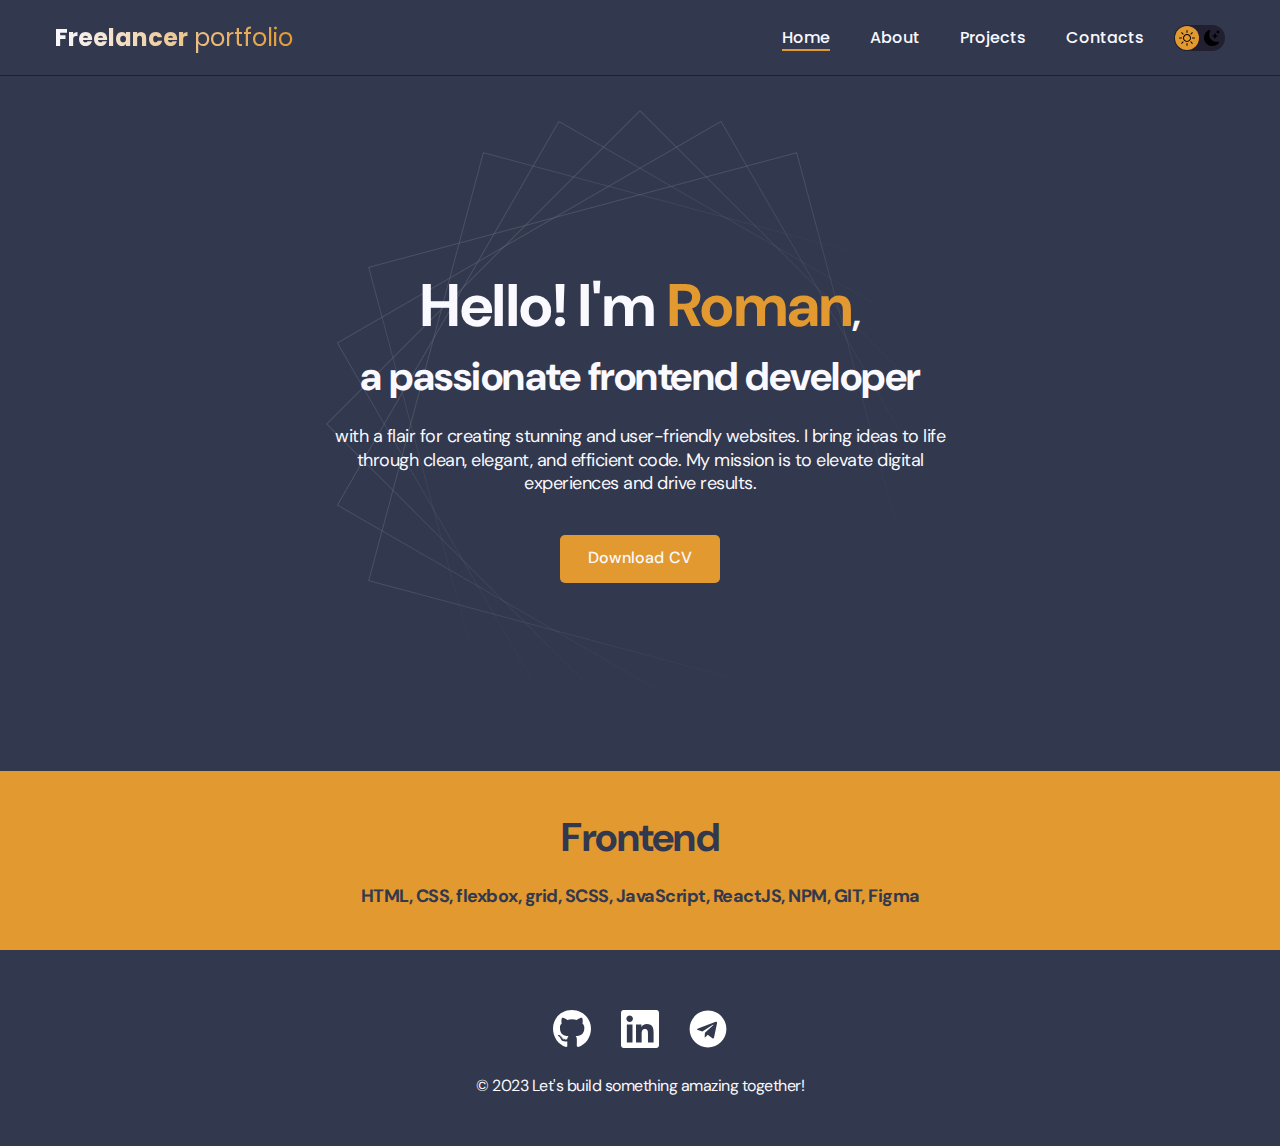
<file: index.html>
<!DOCTYPE html>
<html lang="en">
<head>
    <meta charset="UTF-8">
    <meta http-equiv="X-UA-Compatible" content="IE=edge">
    <link rel="icon" type="image/svg+xml" href="./img/icons/icon.svg" >
    <meta name="viewport" content="width=device-width, initial-scale=1.0">
    <title>Freelancer portfolio</title>
    <link rel="stylesheet" href="./css/main.css">
    <script src="./js/main.js" defer></script>
</head>
<body>
    <nav class="nav">
        <div class="container">
            <div class="nav-row">
                <a href="./index.html" class="logo"><strong>Freelancer</strong> portfolio</a>

                <button class="dark-mode-btn">
                    <img src="./img/icons/sun.svg" alt="Light mode" class="dark-mode-btn__icon">
                    <img src="./img/icons/moon.svg" alt="Dark mode" class="dark-mode-btn__icon">
                </button>

                <ul class="nav-list">
                    <li class="nav-list__item"><a href="./index.html" class="nav-list__link nav-list__link--active">Home</a></li>
                    <li class="nav-list__item"><a href="./about.html" class="nav-list__link ">About</a></li>
                    <li class="nav-list__item"><a href="./projects.html" class="nav-list__link">Projects</a></li>
                    <li class="nav-list__item"><a href="./contacts.html" class="nav-list__link">Contacts</a></li>
                </ul>
            </div>
        </div>
    </nav>

    <header class="header">
        <div class="header__wrapper">
            <h1 class="header__title">
                <strong>Hello! I'm <em>Roman</em></strong>,<br> 
                a passionate frontend developer 
            </h1>
            <div class="header__text">
                <p>with a flair for creating stunning and user-friendly websites. I bring ideas to life through clean, elegant, and efficient code. My mission is to elevate digital experiences and drive results.</p>
            </div>
            <a href="https://drive.google.com/uc?export=download&id=1jvPxPZjxPVyK-RRerOJO0HvHc6zbgsAj" download="Resume_Roman_Zolotarov.pdf" class="btn">
               Download CV
            </a>
        </div>
    </header>

    <main class="section">
        <div class="container">

                <ul class="content-list">
                    <li class="content-list__item">
                        <h2 class="title-2">Frontend</h2>
                        <p>HTML, CSS, flexbox, grid, SCSS, JavaScript, ReactJS, NPM, GIT, Figma</p>
                    </li>
                    
                </ul>

        </div>
    </main>

    <footer class="footer">
        <div class="container">
            <div class="footer__wrapper">
                <ul class="social">
                    <li class="social__item"><a href="https://github.com/Amber2703" target="_blank"><img src="./img/icons/gitHub.svg" alt="Link"></a></li>
                    <li class="social__item"><a href="https://linkedin.com/in/roman-zolotarov-330276145" target="_blank"><img src="./img/icons/linkedIn.svg" alt="Link"></a></li>
                    <li class="social__item"><a href="https://t.me/Amber_2703" target="_blank"><img src="./img/icons/telegram.svg" alt="Link"></a></li>
                </ul>
                <div class="copyright">
                    <p>© 2023 Let's build something amazing together!</p>
                </div>
            </div>
        </div>
    </footer>
    

</body>
</html>
</file>
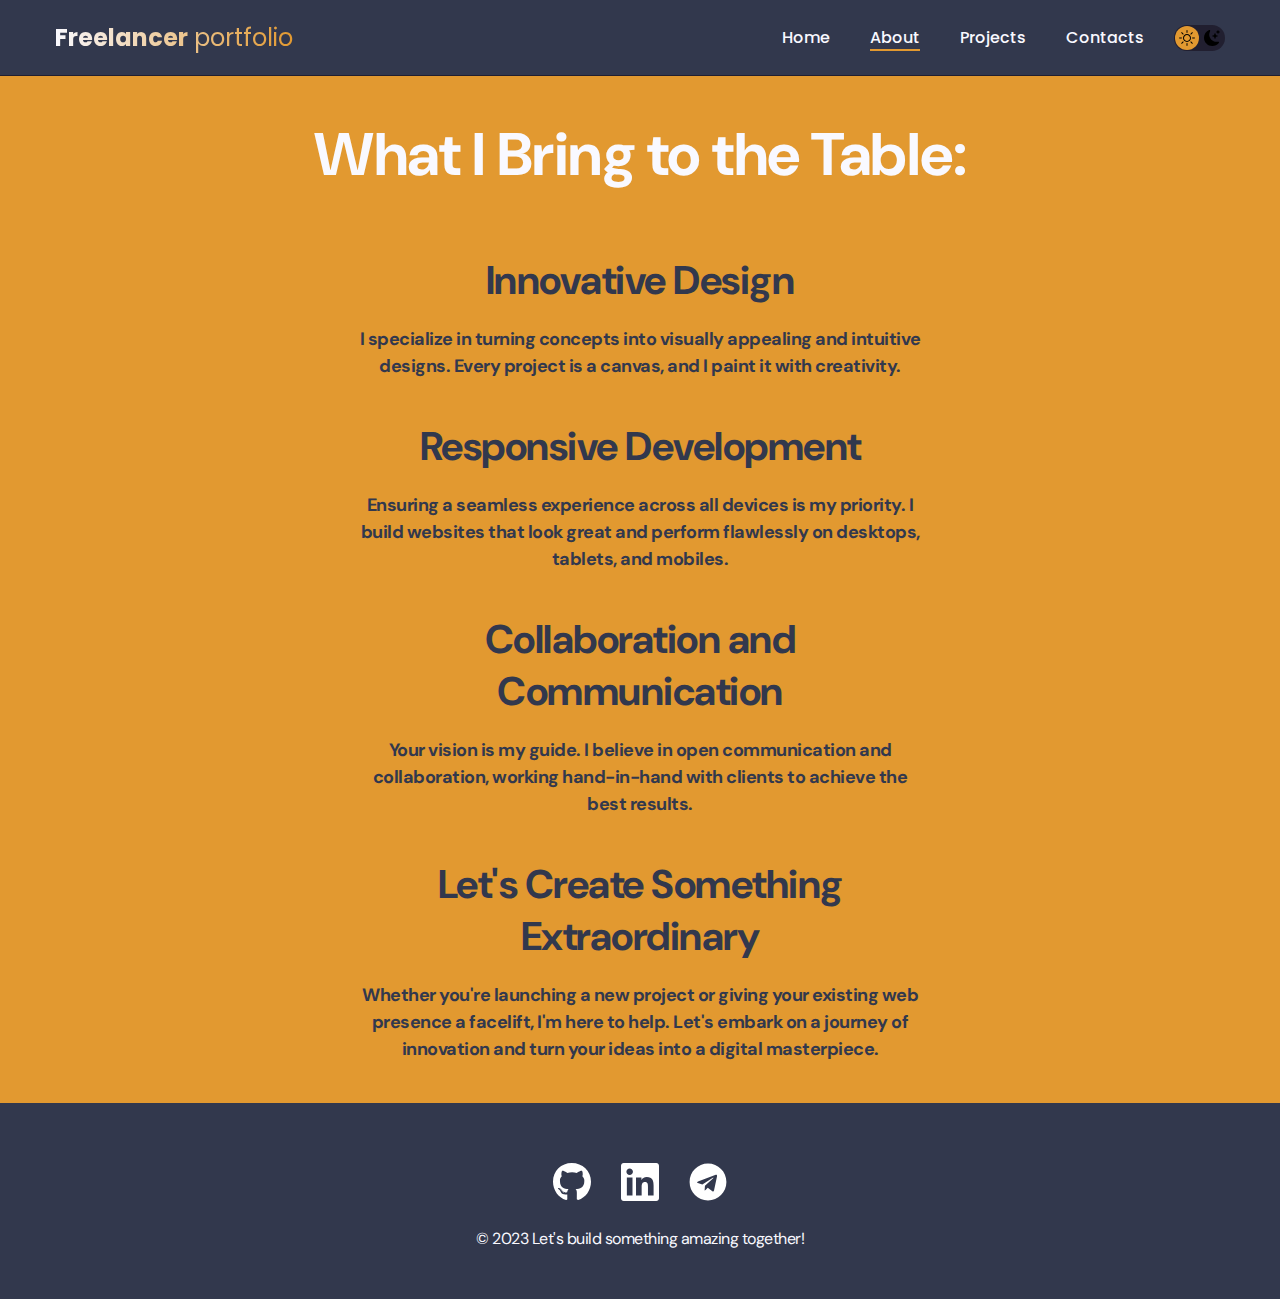
<file: about.html>
<!DOCTYPE html>
<html lang="en">
<head>
    <meta charset="UTF-8">
    <meta http-equiv="X-UA-Compatible" content="IE=edge">
    <link rel="icon" type="image/svg+xml" href="./img/icons/icon.svg" >
    <meta name="viewport" content="width=device-width, initial-scale=1.0">
    <title>Freelancer portfolio</title>
    <link rel="stylesheet" href="./css/main.css">
    <script src="./js/main.js" defer></script>
</head>
<body>
    <nav class="nav">
        <div class="container">
            <div class="nav-row">
                <a href="./index.html" class="logo"><strong>Freelancer</strong> portfolio</a>

                <button class="dark-mode-btn">
                    <img src="./img/icons/sun.svg" alt="Light mode" class="dark-mode-btn__icon">
                    <img src="./img/icons/moon.svg" alt="Dark mode" class="dark-mode-btn__icon">
                </button>

                <ul class="nav-list">
                    <li class="nav-list__item"><a href="./index.html" class="nav-list__link ">Home</a></li>
                    <li class="nav-list__item"><a href="./about.html" class="nav-list__link nav-list__link--active">About</a></li>
                    <li class="nav-list__item"><a href="./projects.html" class="nav-list__link">Projects</a></li>
                    <li class="nav-list__item"><a href="./contacts.html" class="nav-list__link">Contacts</a></li>
                </ul>
            </div>
        </div>
    </nav>

    
    <main class="section">
        <div class="container">
            <h1 class="title-1">What I Bring to the Table:</h1>

                <ul class="content-list">
                    <li class="content-list__item">
                        <h2 class="title-2">Innovative Design</h2>
                        <p>I specialize in turning concepts into visually appealing and intuitive designs. Every project is a canvas, and I paint it with creativity.</p>
                    </li>
                    <li class="content-list__item">
                        <h2 class="title-2">Responsive Development</h2>
                        <p>Ensuring a seamless experience across all devices is my priority. I build websites that look great and perform flawlessly on desktops, tablets, and mobiles.</p>
                    </li>
                    <li class="content-list__item">
                        <h2 class="title-2">Collaboration and Communication</h2>
                        <p>Your vision is my guide. I believe in open communication and collaboration, working hand-in-hand with clients to achieve the best results.</p>
                    </li>
                    <li class="content-list__item">
                        <h2 class="title-2">Let's Create Something Extraordinary</h2>
                        <p>Whether you're launching a new project or giving your existing web presence a facelift, I'm here to help. Let's embark on a journey of innovation and turn your ideas into a digital masterpiece.</p>
                    </li>
                    
                </ul>

        </div>
    </main>

    <footer class="footer">
        <div class="container">
            <div class="footer__wrapper">
                <ul class="social">
                    <li class="social__item"><a href="https://github.com/Amber2703" target="_blank"><img src="./img/icons/gitHub.svg" alt="Link"></a></li>
                    <li class="social__item"><a href="https://linkedin.com/in/roman-zolotarov-330276145" target="_blank"><img src="./img/icons/linkedIn.svg" alt="Link"></a></li>
                    <li class="social__item"><a href="https://t.me/Amber_2703" target="_blank"><img src="./img/icons/telegram.svg" alt="Link"></a></li>
                </ul>
                <div class="copyright">
                    <p>© 2023 Let's build something amazing together!</p>
                </div>
            </div>
        </div>
    </footer>

    

</body>
</html>
</file>
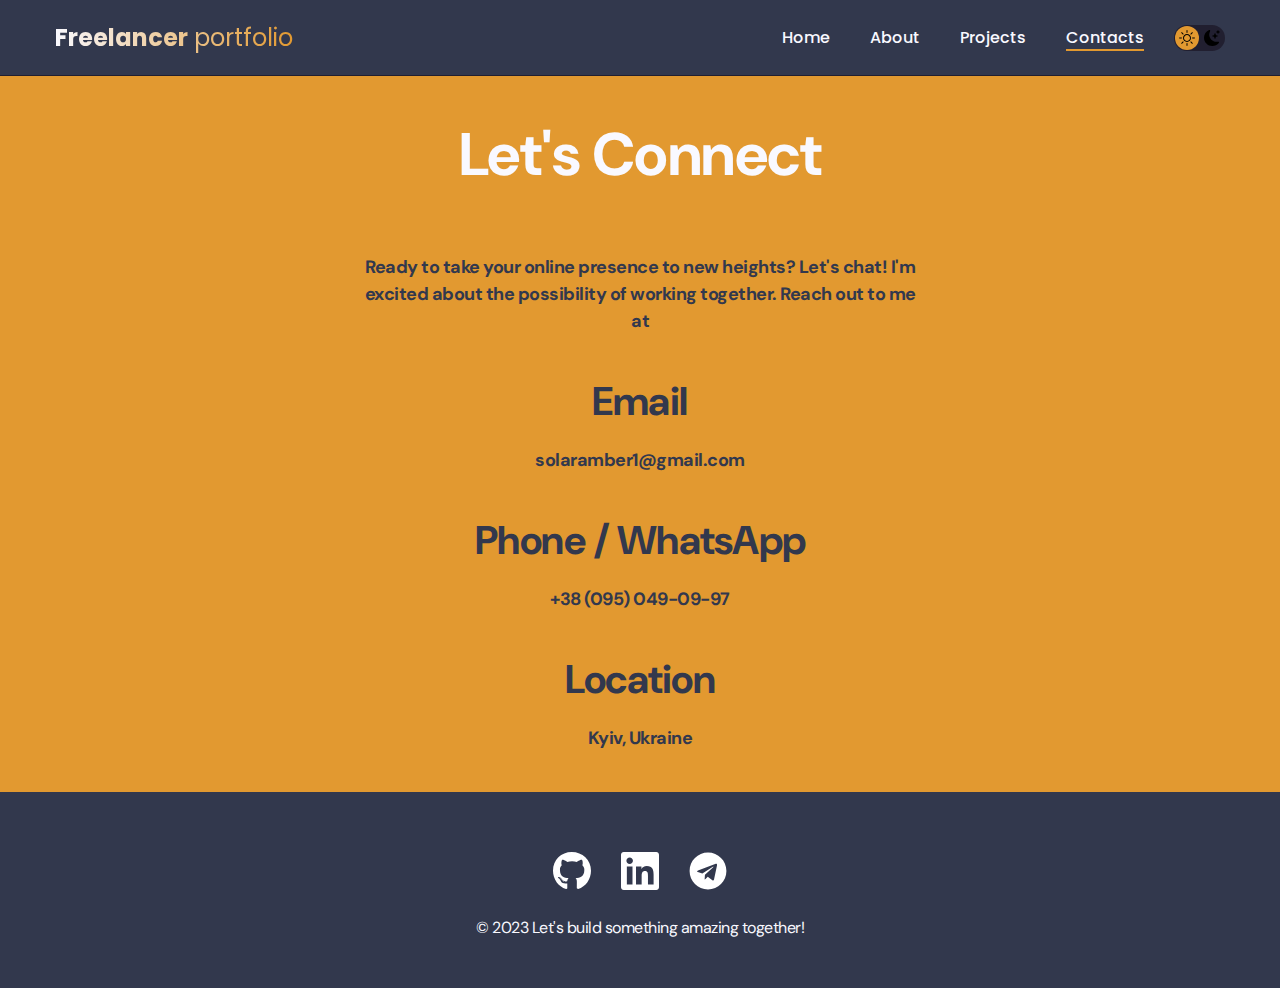
<file: contacts.html>
<!DOCTYPE html>
<html lang="en">
<head>
    <meta charset="UTF-8">
    <meta http-equiv="X-UA-Compatible" content="IE=edge">
    <link rel="icon" type="image/svg+xml" href="./img/icons/icon.svg" >
    <meta name="viewport" content="width=device-width, initial-scale=1.0">
    <title>Freelancer portfolio</title>
    <link rel="stylesheet" href="./css/main.css">
    <script src="./js/main.js" defer></script>
</head>
<body>
    <nav class="nav">
        <div class="container">
            <div class="nav-row">
                <a href="./index.html" class="logo"><strong>Freelancer</strong> portfolio</a>

                <button class="dark-mode-btn">
                    <img src="./img/icons/sun.svg" alt="Light mode" class="dark-mode-btn__icon">
                    <img src="./img/icons/moon.svg" alt="Dark mode" class="dark-mode-btn__icon">
                </button>

                <ul class="nav-list">
                    <li class="nav-list__item"><a href="./index.html" class="nav-list__link">Home</a></li>
                    <li class="nav-list__item"><a href="./about.html" class="nav-list__link ">About</a></li>
                    <li class="nav-list__item"><a href="./projects.html" class="nav-list__link">Projects</a></li>
                    <li class="nav-list__item"><a href="./contacts.html" class="nav-list__link nav-list__link--active">Contacts</a></li>
                </ul>
            </div>
        </div>
    </nav>

    <main class="section">
        <div class="container">
                <h1 class="title-1">Let's Connect</h1>

                <ul class="content-list">
                    <li class="content-list__item">
                        
                        <p><a href="#">Ready to take your online presence to new heights? Let's chat! I'm excited about the possibility of working together. Reach out to me at</a></p>
                    </li>
                    <li class="content-list__item">
                        <h2 class="title-2">Email</h2>
                        <p><a href="mailto:solaramber1@gmail.com">solaramber1@gmail.com</a></p>
                    </li>
                    <li class="content-list__item">
                        <h2 class="title-2">Phone / WhatsApp</h2>
                        <p><a href="tel:+380950490997">+38 (095) 049-09-97</a></p>
                    </li>
                    <li class="content-list__item">
                        <h2 class="title-2">Location</h2>
                        <p><a href="https://en.wikipedia.org/wiki/Kyiv" target="_blank">Kyiv, Ukraine</a></p>
                    </li>
                </ul>

        </div>
    </main>

    <footer class="footer">
        <div class="container">
            <div class="footer__wrapper">
                <ul class="social">
                    <li class="social__item"><a href="https://github.com/Amber2703" target="_blank"><img src="./img/icons/gitHub.svg" alt="Link"></a></li>
                    <li class="social__item"><a href="https://linkedin.com/in/roman-zolotarov-330276145" target="_blank"><img src="./img/icons/linkedIn.svg" alt="Link"></a></li>
                    <li class="social__item"><a href="https://t.me/Amber_2703" target="_blank"><img src="./img/icons/telegram.svg" alt="Link"></a></li>
                </ul>
                <div class="copyright">
                    <p>© 2023 Let's build something amazing together!</p>
                </div>
            </div>
        </div>
    </footer>

</body>
</html>
</file>
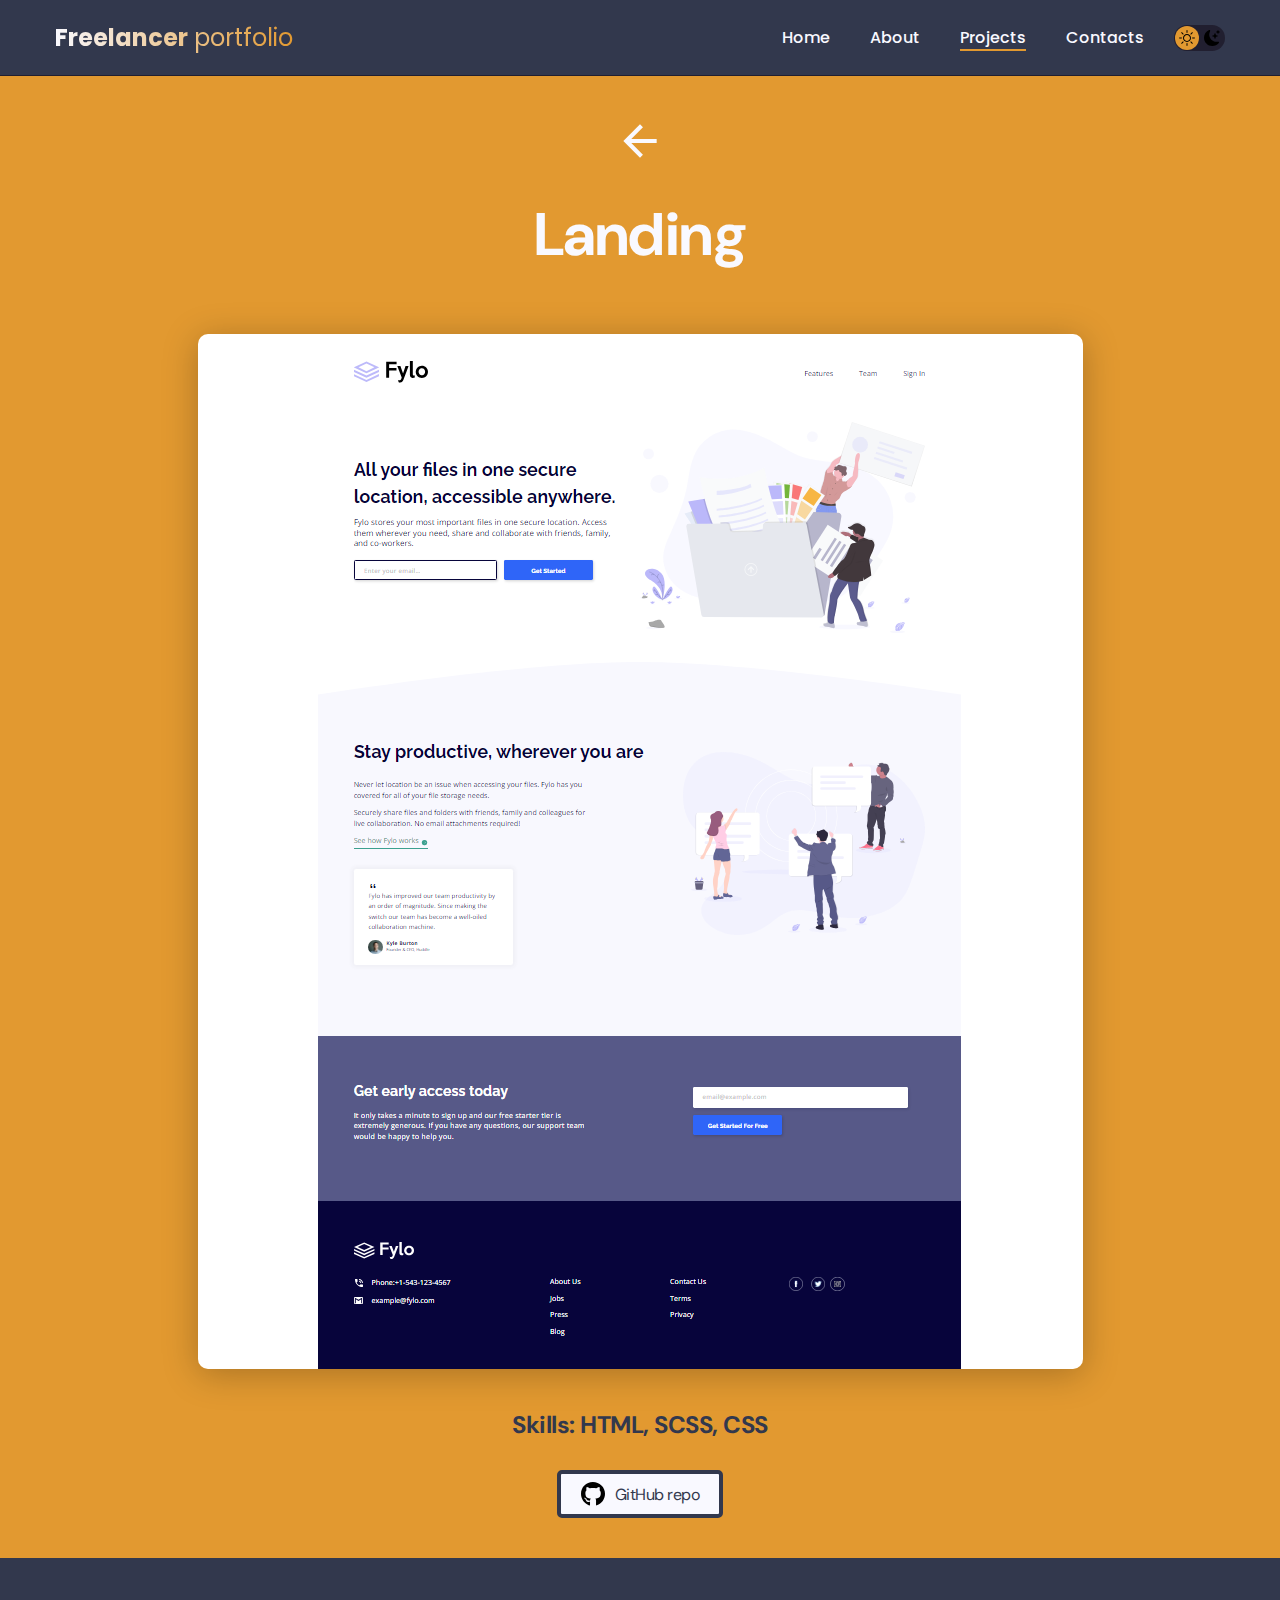
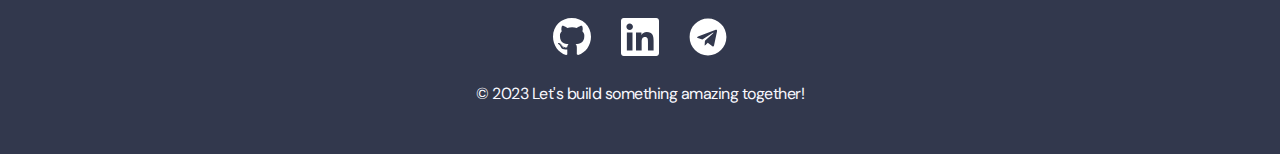
<file: project-fylo.html>
<!DOCTYPE html>
<html lang="en">
<head>
    <meta charset="UTF-8">
    <meta http-equiv="X-UA-Compatible" content="IE=edge">
    <link rel="icon" type="image/svg+xml" href="./img/icons/icon.svg" >
    <meta name="viewport" content="width=device-width, initial-scale=1.0">
    <title>Freelancer portfolio</title>
    <link rel="stylesheet" href="./css/main.css">
    <script src="./js/main.js" defer></script>
</head>
<body>
    <nav class="nav">
        <div class="container">
            <div class="nav-row">
                <a href="./index.html" class="logo"><strong>Freelancer</strong> portfolio</a>

                <button class="dark-mode-btn">
                    <img src="./img/icons/sun.svg" alt="Light mode" class="dark-mode-btn__icon">
                    <img src="./img/icons/moon.svg" alt="Dark mode" class="dark-mode-btn__icon">
                </button>

                <ul class="nav-list">
                    <li class="nav-list__item"><a href="./index.html" class="nav-list__link ">Home</a></li>
                    <li class="nav-list__item"><a href="./about.html" class="nav-list__link ">About</a></li>
                    <li class="nav-list__item"><a href="./projects.html" class="nav-list__link nav-list__link--active">Projects</a></li>
                    <li class="nav-list__item"><a href="./contacts.html" class="nav-list__link">Contacts</a></li>
                </ul>
            </div>
        </div>
    </nav>

    <main class="section">
        <div class="container">
            <div class="project-details">
                <a href="./projects.html"  >
                    <img src="img/icons/arrow_back.svg" alt="Left arrow back image" class="arrow-back">                    
                </a>

                <h1 class="title-1">Landing</h1>

                <img src="./img/projects/04-big.png" alt="Fylo Landing Project image" class="project-details__cover">

                <div class="project-details__desc">
                    <p>Skills: HTML, SCSS, CSS</p>
                </div>

                <a href="https://github.com/Amber2703/fylo-landing" target="_blank" class="btn-outline">
                    <img src="./img/icons/gitHub-black.svg" alt="GitHub icon">
                    GitHub repo
                </a>

            </div>
        </div>
    </main>

    <footer class="footer">
        <div class="container">
            <div class="footer__wrapper">
                <ul class="social">
                    
                    <li class="social__item"><a href="https://github.com/Amber2703" target="_blank"><img src="./img/icons/gitHub.svg" alt="Link"></a></li>
                    <li class="social__item"><a href="https://linkedin.com/in/roman-zolotarov-330276145" target="_blank"><img src="./img/icons/linkedIn.svg" alt="Link"></a></li>
                    <li class="social__item"><a href="https://t.me/Amber_2703" target="_blank"><img src="./img/icons/telegram.svg" alt="Link"></a></li>
                </ul>
                <div class="copyright">
                    <p>© 2023 Let's build something amazing together!</p>
                </div>
            </div>
        </div>
    </footer>

    <script src="./js/main.js"></script>

</body>
</html>
</file>
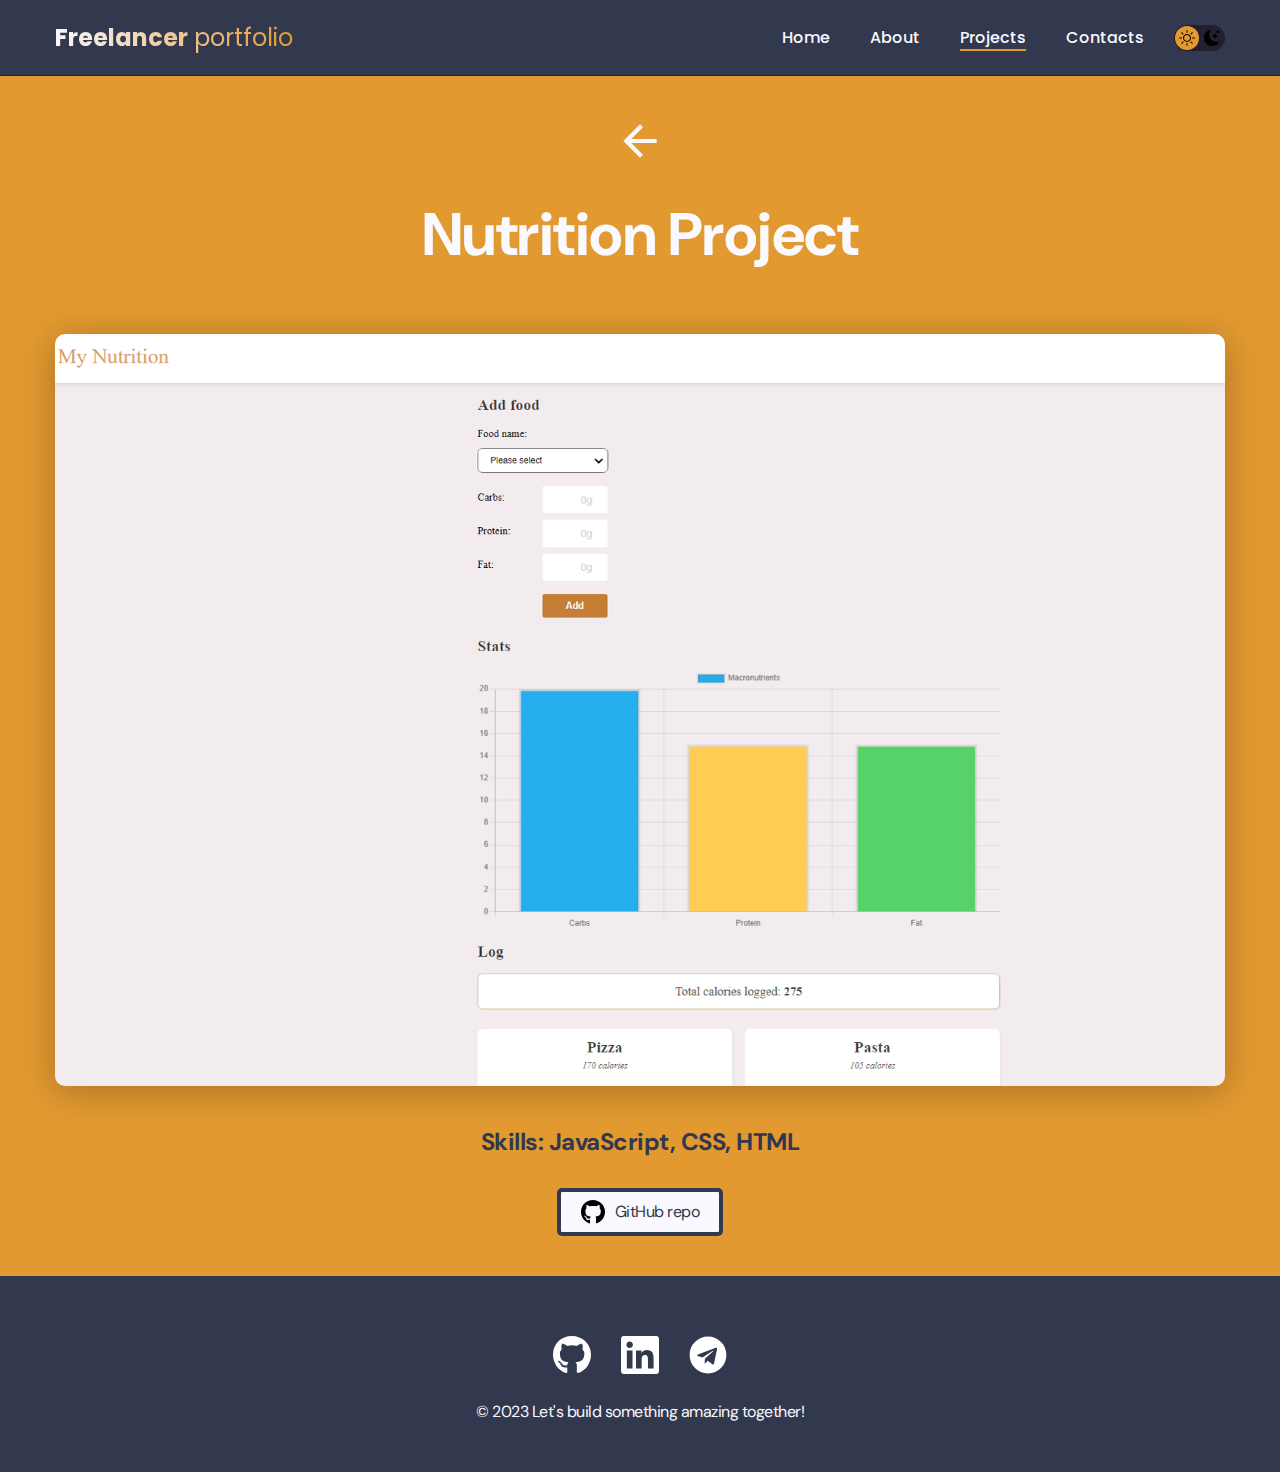
<file: project-nutrition.html>
<!DOCTYPE html>
<html lang="en">
<head>
    <meta charset="UTF-8">
    <meta http-equiv="X-UA-Compatible" content="IE=edge">
    <link rel="icon" type="image/svg+xml" href="./img/icons/icon.svg" >
    <meta name="viewport" content="width=device-width, initial-scale=1.0">
    <title>Freelancer portfolio</title>
    <link rel="stylesheet" href="./css/main.css">
    <script src="./js/main.js" defer></script>
</head>
<body>
    <nav class="nav">
        <div class="container">
            <div class="nav-row">
                <a href="./index.html" class="logo"><strong>Freelancer</strong> portfolio</a>

                <button class="dark-mode-btn">
                    <img src="./img/icons/sun.svg" alt="Light mode" class="dark-mode-btn__icon">
                    <img src="./img/icons/moon.svg" alt="Dark mode" class="dark-mode-btn__icon">
                </button>

                <ul class="nav-list">
                    <li class="nav-list__item"><a href="./index.html" class="nav-list__link ">Home</a></li>
                    <li class="nav-list__item"><a href="./about.html" class="nav-list__link ">About</a></li>
                    <li class="nav-list__item"><a href="./projects.html" class="nav-list__link nav-list__link--active">Projects</a></li>
                    <li class="nav-list__item"><a href="./contacts.html" class="nav-list__link">Contacts</a></li>
                </ul>
            </div>
        </div>
    </nav>

    <main class="section">
        <div class="container">
            <div class="project-details">
                <a href="./projects.html"  >
                    <img src="img/icons/arrow_back.svg" alt="Left arrow back image" class="arrow-back">                    
                </a>

                <h1 class="title-1">Nutrition Project</h1>

                <img src="./img/projects/01-big.png" alt="Nutrition project image" class="project-details__cover">

                <div class="project-details__desc">
                    <p>Skills: JavaScript, CSS, HTML</p>
                </div>

                <a href="https://github.com/Amber2703/nutrition_project" target="_blank" class="btn-outline">
                    <img src="./img/icons/gitHub-black.svg" alt="GitHub icon">
                    GitHub repo
                </a>

            </div>
        </div>
    </main>

    <footer class="footer">
        <div class="container">
            <div class="footer__wrapper">
                <ul class="social">
                    
                    <li class="social__item"><a href="https://github.com/Amber2703" target="_blank"><img src="./img/icons/gitHub.svg" alt="Link"></a></li>
                    <li class="social__item"><a href="https://linkedin.com/in/roman-zolotarov-330276145" target="_blank"><img src="./img/icons/linkedIn.svg" alt="Link"></a></li>
                    <li class="social__item"><a href="https://t.me/Amber_2703" target="_blank"><img src="./img/icons/telegram.svg" alt="Link"></a></li>
                </ul>
                <div class="copyright">
                    <p>© 2023 Let's build something amazing together!</p>
                </div>
            </div>
        </div>
    </footer>


</body>
</html>
</file>
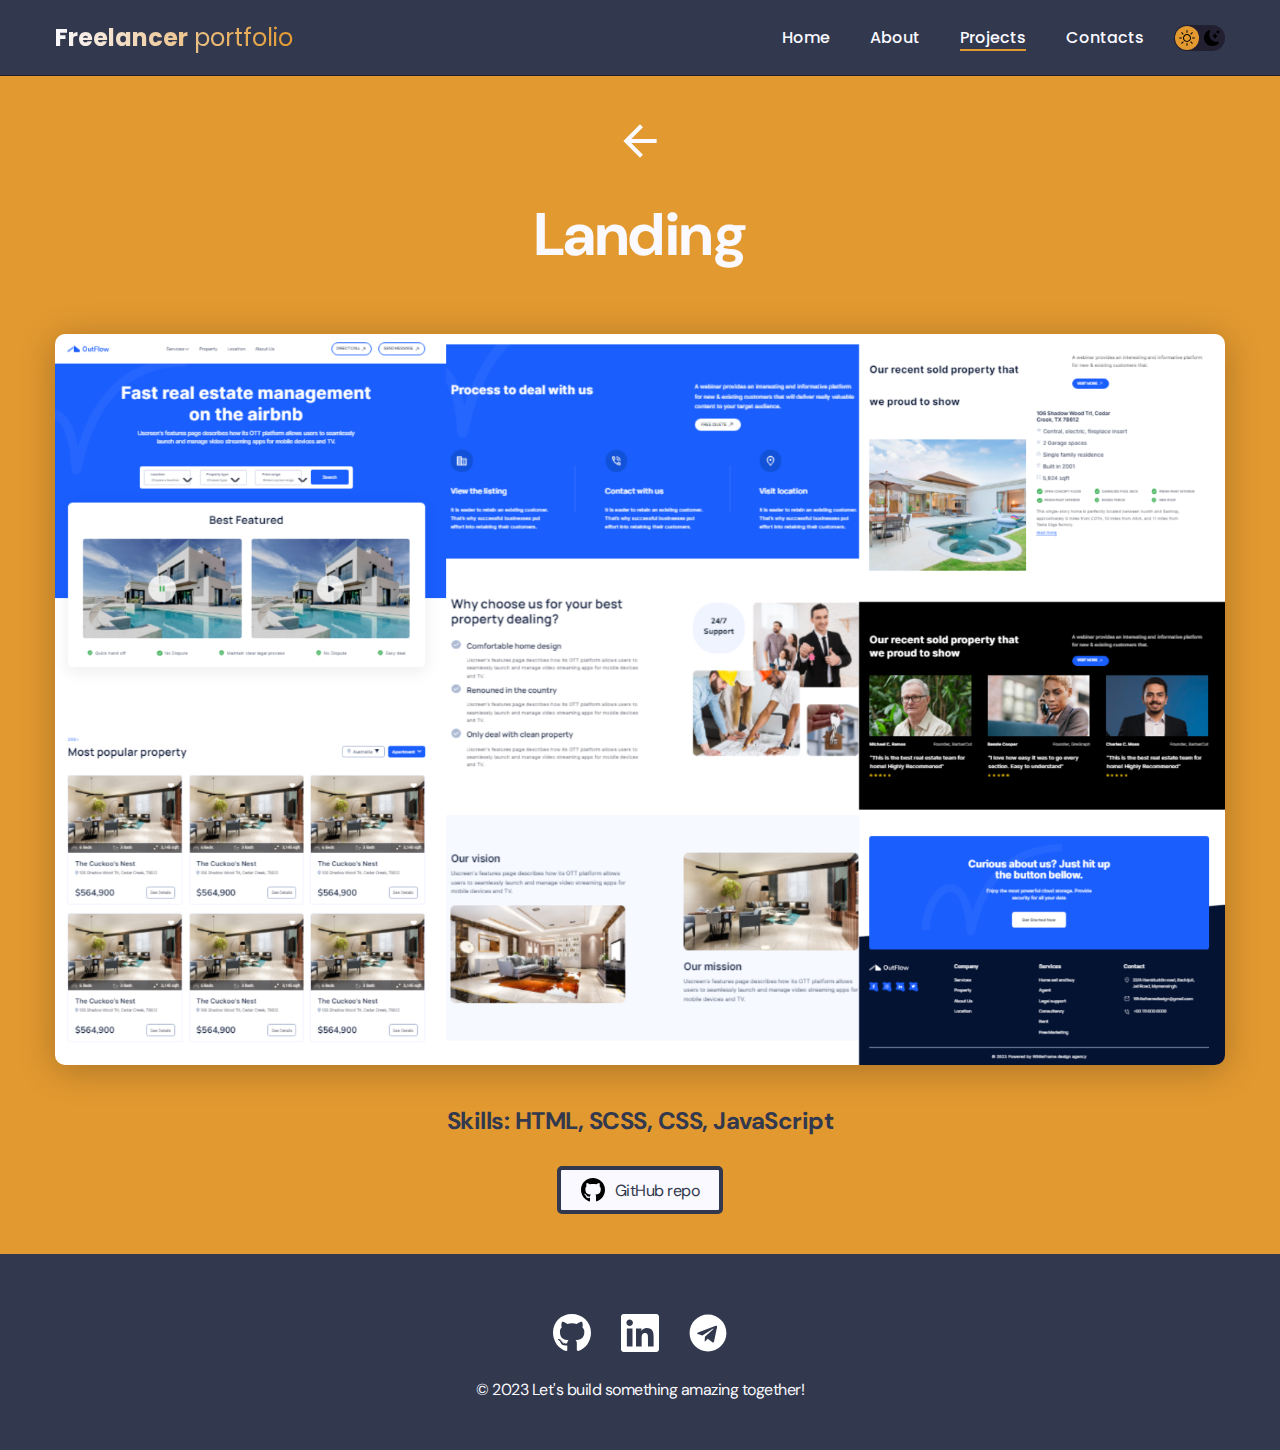
<file: project-real_estate.html>
<!DOCTYPE html>
<html lang="en">
<head>
    <meta charset="UTF-8">
    <meta http-equiv="X-UA-Compatible" content="IE=edge">
    <link rel="icon" type="image/svg+xml" href="./img/icons/icon.svg" >
    <meta name="viewport" content="width=device-width, initial-scale=1.0">
    <title>Freelancer portfolio</title>
    <link rel="stylesheet" href="./css/main.css">
    <script src="./js/main.js" defer></script>
</head>
<body>
    <nav class="nav">
        <div class="container">
            <div class="nav-row">
                <a href="./index.html" class="logo"><strong>Freelancer</strong> portfolio</a>

                <button class="dark-mode-btn">
                    <img src="./img/icons/sun.svg" alt="Light mode" class="dark-mode-btn__icon">
                    <img src="./img/icons/moon.svg" alt="Dark mode" class="dark-mode-btn__icon">
                </button>

                <ul class="nav-list">
                    <li class="nav-list__item"><a href="./index.html" class="nav-list__link ">Home</a></li>
                    <li class="nav-list__item"><a href="./about.html" class="nav-list__link ">About</a></li>
                    <li class="nav-list__item"><a href="./projects.html" class="nav-list__link nav-list__link--active">Projects</a></li>
                    <li class="nav-list__item"><a href="./contacts.html" class="nav-list__link">Contacts</a></li>
                </ul>
            </div>
        </div>
    </nav>

    <main class="section">
        <div class="container">
            <div class="project-details">
                <a href="./projects.html"  >
                    <img src="img/icons/arrow_back.svg" alt="Left arrow back image" class="arrow-back">                    
                </a>

                <h1 class="title-1">Landing</h1>

                <img src="./img/projects/06-big.png" alt="Real Estate Landing Project image" class="project-details__cover">

                <div class="project-details__desc">
                    <p>Skills: HTML, SCSS, CSS, JavaScript </p>
                </div>

                <a href="https://github.com/Amber2703/real-estate-landing" target="_blank" class="btn-outline">
                    <img src="./img/icons/gitHub-black.svg" alt="GitHub icon">
                    GitHub repo
                </a>

            </div>
        </div>
    </main>

    <footer class="footer">
        <div class="container">
            <div class="footer__wrapper">
                <ul class="social">
                    
                    <li class="social__item"><a href="https://github.com/Amber2703" target="_blank"><img src="./img/icons/gitHub.svg" alt="Link"></a></li>
                    <li class="social__item"><a href="https://linkedin.com/in/roman-zolotarov-330276145" target="_blank"><img src="./img/icons/linkedIn.svg" alt="Link"></a></li>
                    <li class="social__item"><a href="https://t.me/Amber_2703" target="_blank"><img src="./img/icons/telegram.svg" alt="Link"></a></li>
                </ul>
                <div class="copyright">
                    <p>© 2023 Let's build something amazing together!</p>
                </div>
            </div>
        </div>
    </footer>

</body>
</html>
</file>
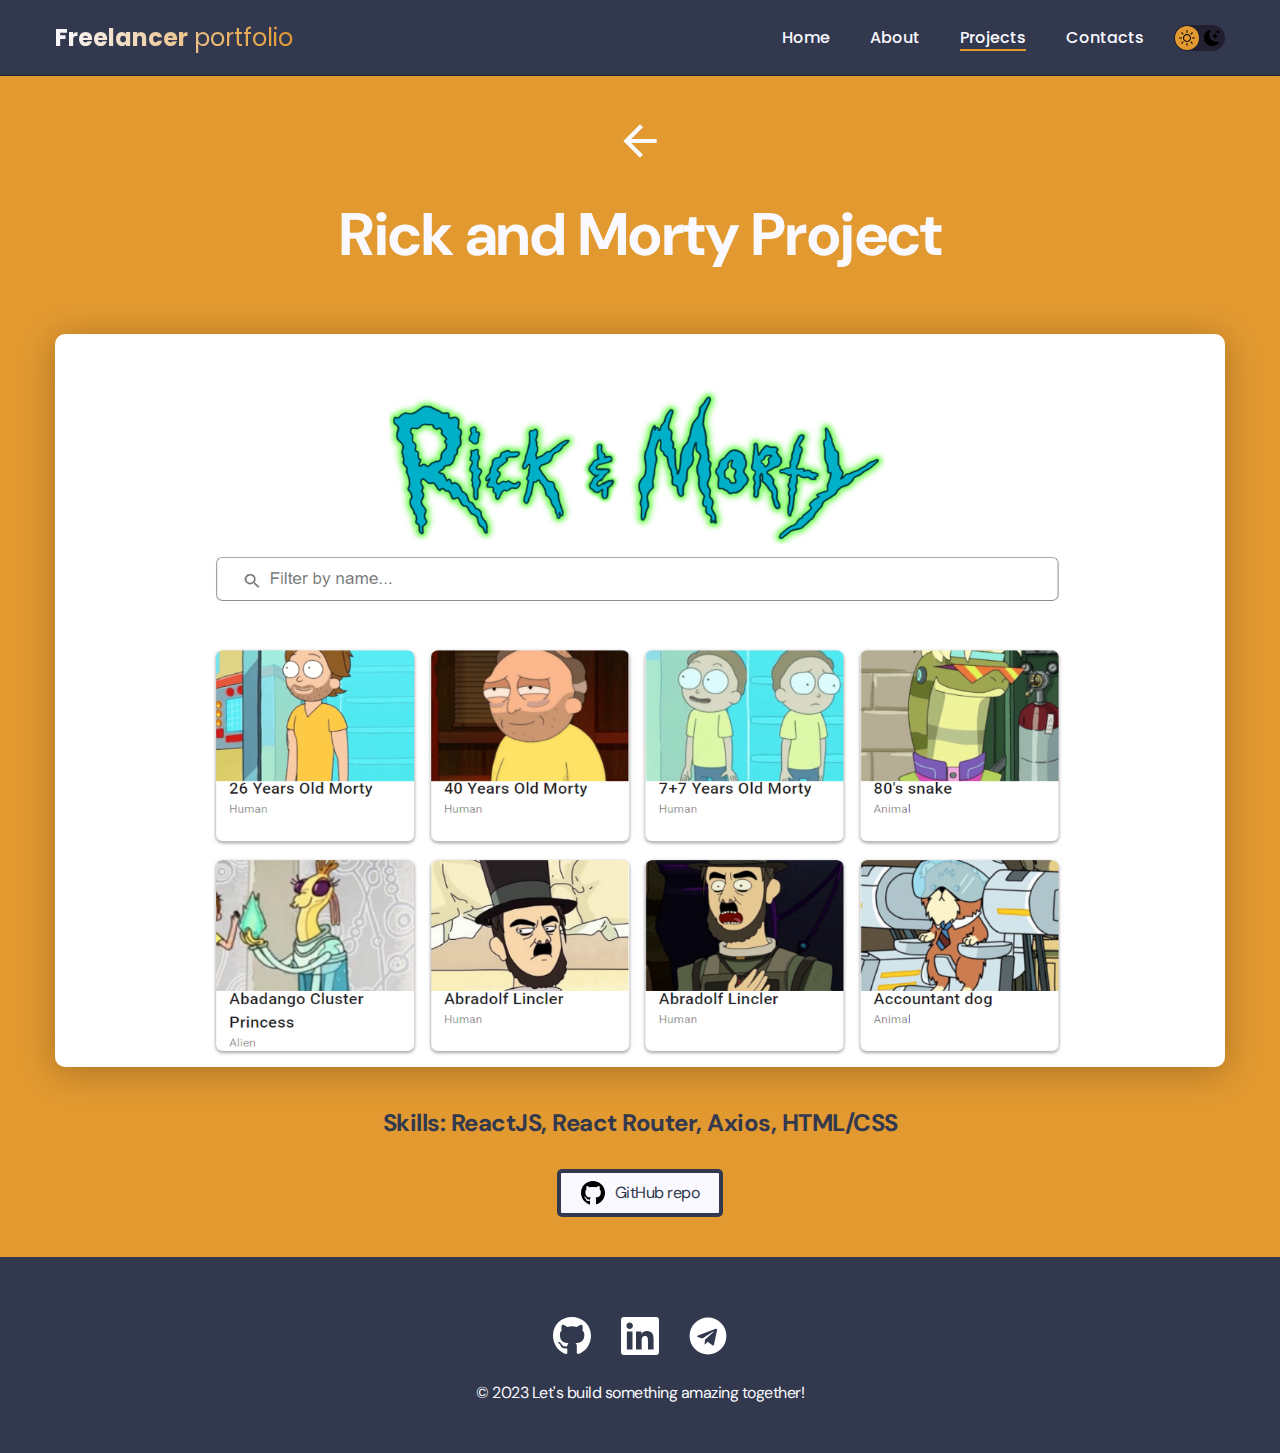
<file: project-rick_morty.html>
<!DOCTYPE html>
<html lang="en">
<head>
    <meta charset="UTF-8">
    <meta http-equiv="X-UA-Compatible" content="IE=edge">
    <link rel="icon" type="image/svg+xml" href="./img/icons/icon.svg" >
    <meta name="viewport" content="width=device-width, initial-scale=1.0">
    <title>Freelancer portfolio</title>
    <link rel="stylesheet" href="./css/main.css">
    <script src="./js/main.js" defer></script>
</head>
<body>
    <nav class="nav">
        <div class="container">
            <div class="nav-row">
                <a href="./index.html" class="logo"><strong>Freelancer</strong> portfolio</a>

                <button class="dark-mode-btn">
                    <img src="./img/icons/sun.svg" alt="Light mode" class="dark-mode-btn__icon">
                    <img src="./img/icons/moon.svg" alt="Dark mode" class="dark-mode-btn__icon">
                </button>

                <ul class="nav-list">
                    <li class="nav-list__item"><a href="./index.html" class="nav-list__link ">Home</a></li>
                    <li class="nav-list__item"><a href="./about.html" class="nav-list__link ">About</a></li>
                    <li class="nav-list__item"><a href="./projects.html" class="nav-list__link nav-list__link--active">Projects</a></li>
                    <li class="nav-list__item"><a href="./contacts.html" class="nav-list__link">Contacts</a></li>
                </ul>
            </div>
        </div>
    </nav>

    <main class="section">
        <div class="container">
            <div class="project-details">
                <a href="./projects.html"  >
                    <img src="img/icons/arrow_back.svg" alt="Left arrow back image" class="arrow-back">                    
                </a>

                <h1 class="title-1">Rick and Morty Project</h1>

                <img src="./img/projects/03-big.png" alt="Rick and Morty Project image" class="project-details__cover">

                <div class="project-details__desc">
                    <p>Skills: ReactJS, React Router, Axios, HTML/CSS</p>
                </div>

                <a href="https://github.com/Amber2703/morty_project" target="_blank" class="btn-outline">
                    <img src="./img/icons/gitHub-black.svg" alt="GitHub icon">
                    GitHub repo
                </a>

            </div>
        </div>
    </main>

    <footer class="footer">
        <div class="container">
            <div class="footer__wrapper">
                <ul class="social">
                    
                    <li class="social__item"><a href="https://github.com/Amber2703" target="_blank"><img src="./img/icons/gitHub.svg" alt="Link"></a></li>
                    <li class="social__item"><a href="https://linkedin.com/in/roman-zolotarov-330276145" target="_blank"><img src="./img/icons/linkedIn.svg" alt="Link"></a></li>
                    <li class="social__item"><a href="https://t.me/Amber_2703" target="_blank"><img src="./img/icons/telegram.svg" alt="Link"></a></li>
                </ul>
                <div class="copyright">
                    <p>© 2023 Let's build something amazing together!</p>
                </div>
            </div>
        </div>
    </footer>

</body>
</html>
</file>
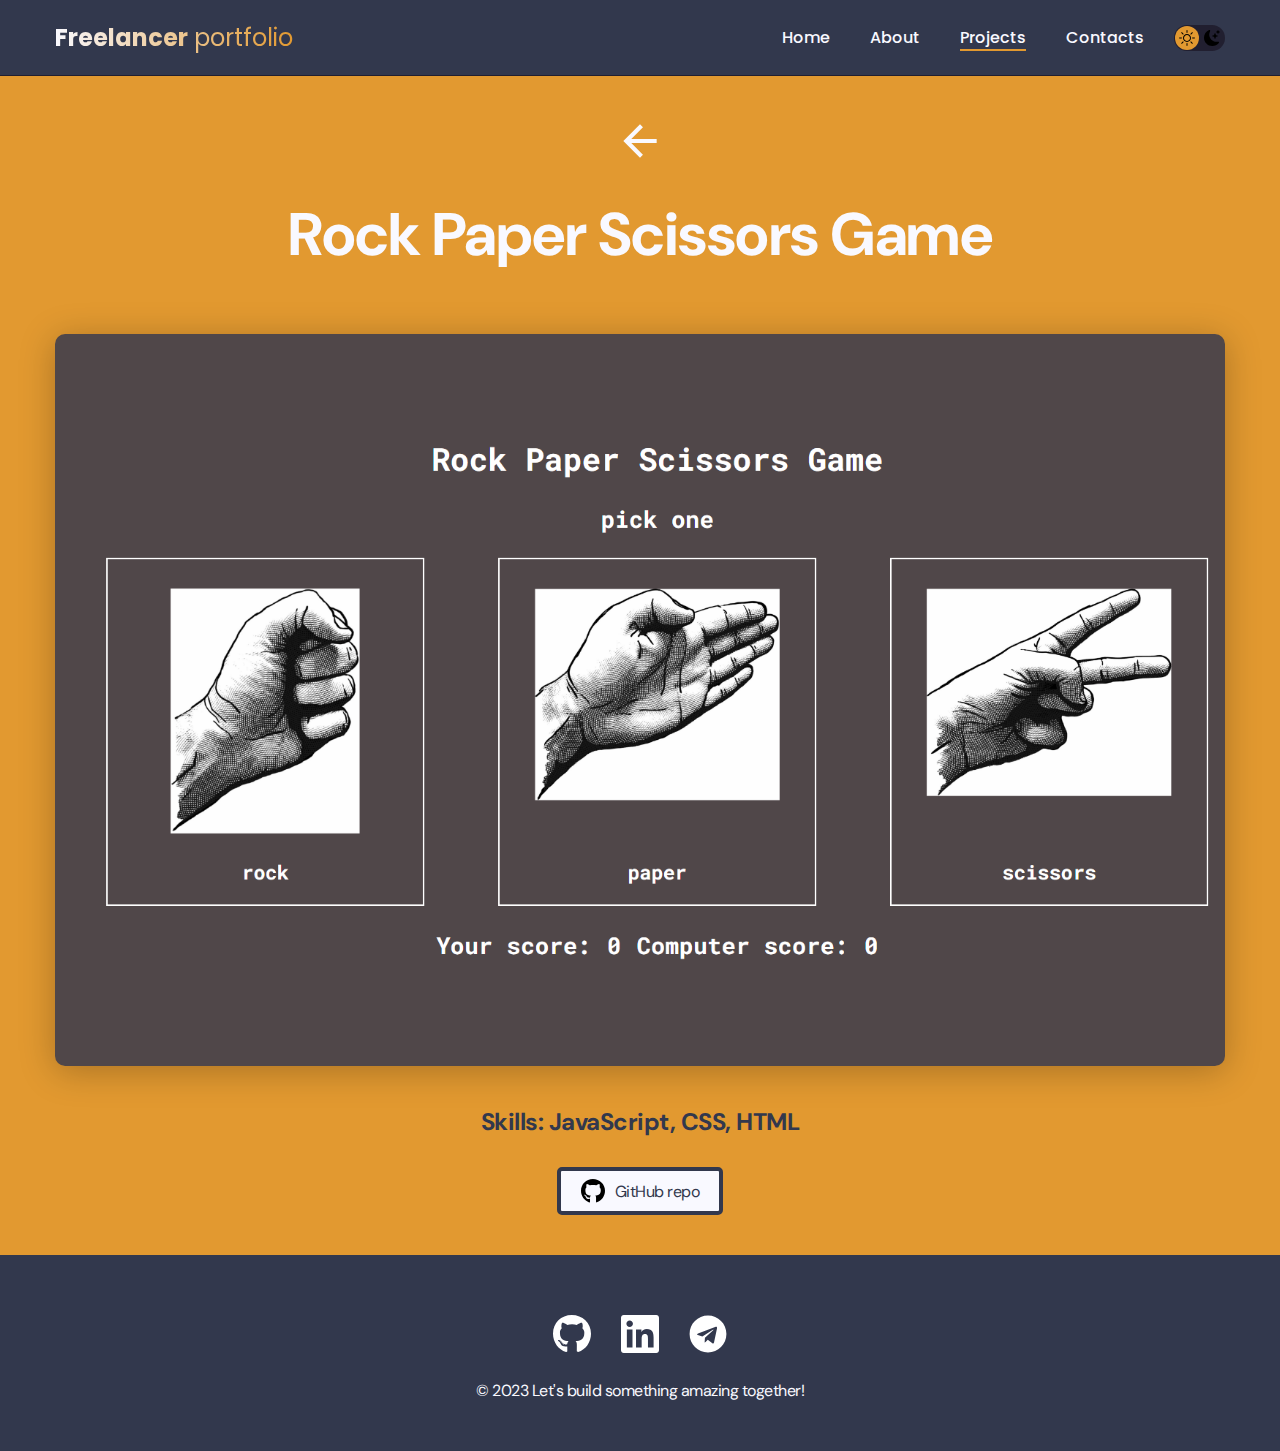
<file: project-rock.html>
<!DOCTYPE html>
<html lang="en">
<head>
    <meta charset="UTF-8">
    <meta http-equiv="X-UA-Compatible" content="IE=edge">
    <link rel="icon" type="image/svg+xml" href="./img/icons/icon.svg" >
    <meta name="viewport" content="width=device-width, initial-scale=1.0">
    <title>Freelancer portfolio</title>
    <link rel="stylesheet" href="./css/main.css">
    <script src="./js/main.js" defer></script>
</head>
<body>
    <nav class="nav">
        <div class="container">
            <div class="nav-row">
                <a href="./index.html" class="logo"><strong>Freelancer</strong> portfolio</a>

                <button class="dark-mode-btn">
                    <img src="./img/icons/sun.svg" alt="Light mode" class="dark-mode-btn__icon">
                    <img src="./img/icons/moon.svg" alt="Dark mode" class="dark-mode-btn__icon">
                </button>

                <ul class="nav-list">
                    <li class="nav-list__item"><a href="./index.html" class="nav-list__link ">Home</a></li>
                    <li class="nav-list__item"><a href="./about.html" class="nav-list__link ">About</a></li>
                    <li class="nav-list__item"><a href="./projects.html" class="nav-list__link nav-list__link--active">Projects</a></li>
                    <li class="nav-list__item"><a href="./contacts.html" class="nav-list__link">Contacts</a></li>
                </ul>
            </div>
        </div>
    </nav>

    <main class="section">
        <div class="container">
            <div class="project-details">
                <a href="./projects.html"  >
                    <img src="img/icons/arrow_back.svg" alt="arrow_back" class="arrow-back">                    
                </a>

                <h1 class="title-1">Rock Paper Scissors Game</h1>

                <img src="./img/projects/02-big.png" alt="Rock Paper Scissors Game Project image" class="project-details__cover">

                <div class="project-details__desc">
                    <p>Skills: JavaScript, CSS, HTML</p>
                </div>

                <a href="https://github.com/Amber2703/rock-paper-scissors" target="_blank" class="btn-outline">
                    <img src="./img/icons/gitHub-black.svg" alt="GitHub icon">
                    GitHub repo
                </a>

            </div>
        </div>
    </main>

    <footer class="footer">
        <div class="container">
            <div class="footer__wrapper">
                <ul class="social">
                    
                    <li class="social__item"><a href="https://github.com/Amber2703" target="_blank"><img src="./img/icons/gitHub.svg" alt="Link"></a></li>
                    <li class="social__item"><a href="https://linkedin.com/in/roman-zolotarov-330276145" target="_blank"><img src="./img/icons/linkedIn.svg" alt="Link"></a></li>
                    <li class="social__item"><a href="https://t.me/Amber_2703" target="_blank"><img src="./img/icons/telegram.svg" alt="Link"></a></li>
                </ul>
                <div class="copyright">
                    <p>© 2023 Let's build something amazing together!</p>
                </div>
            </div>
        </div>
    </footer>

</body>
</html>
</file>
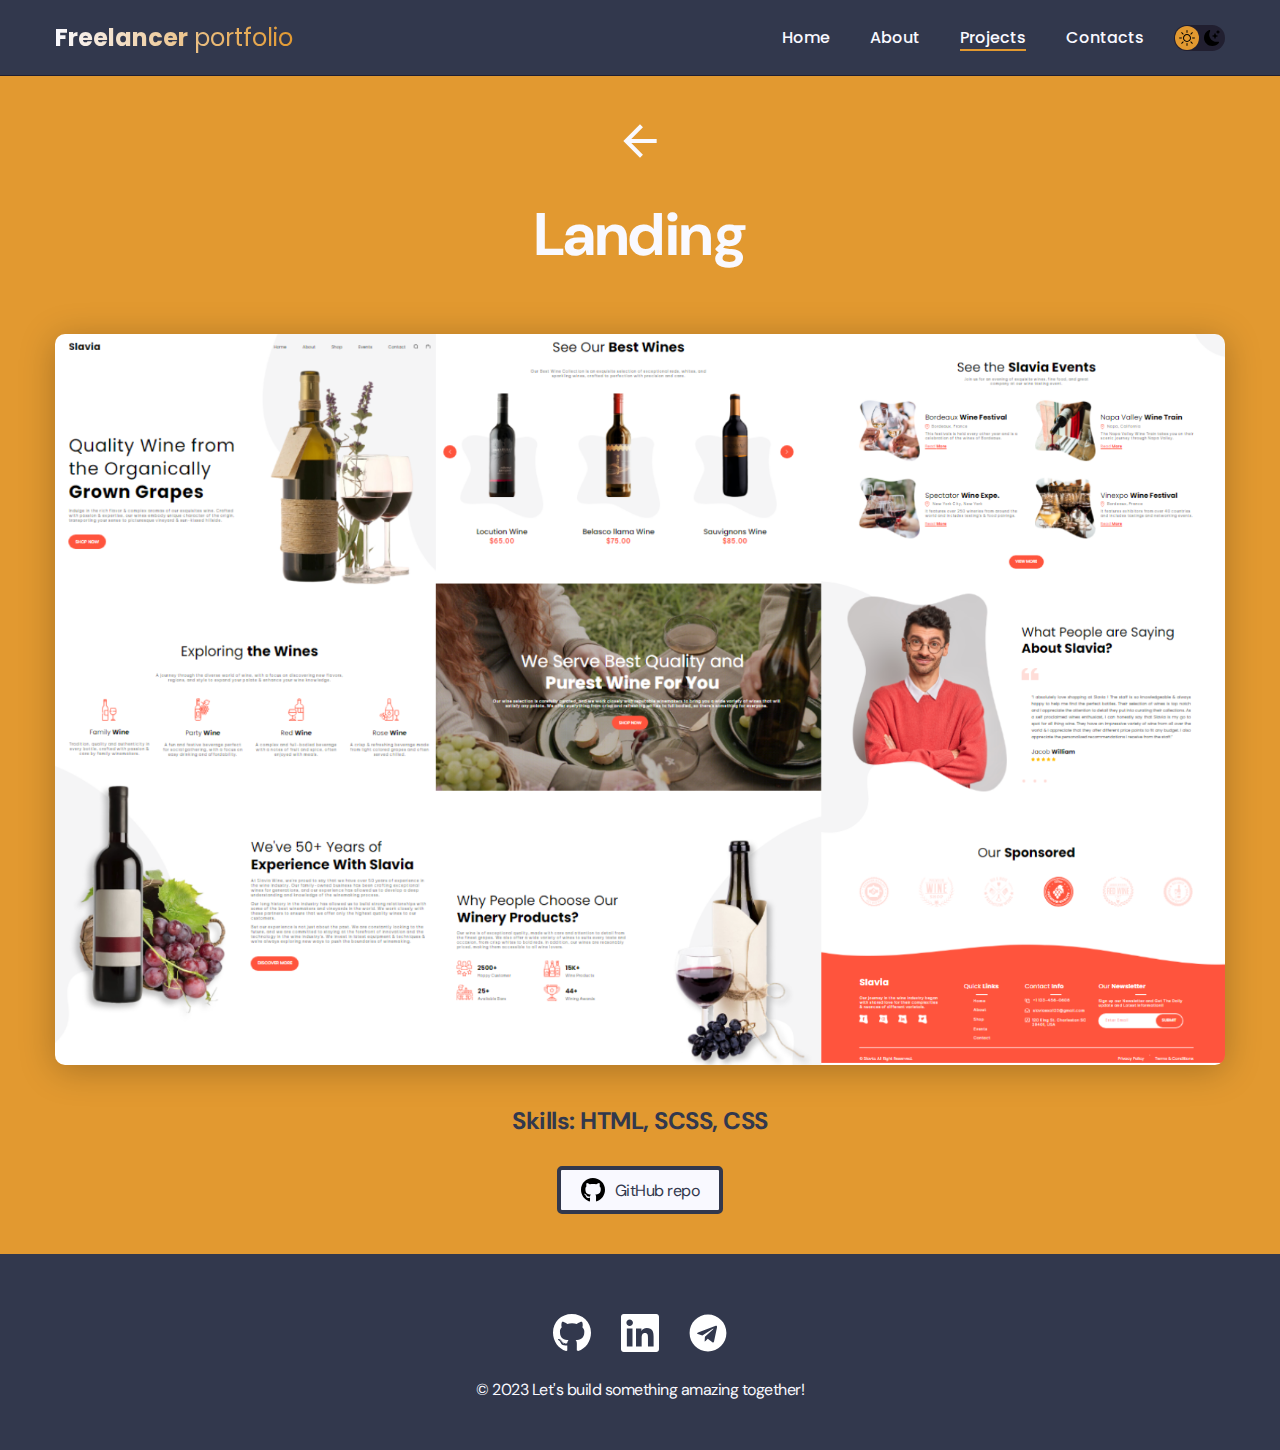
<file: project-wine.html>
<!DOCTYPE html>
<html lang="en">
<head>
    <meta charset="UTF-8">
    <meta http-equiv="X-UA-Compatible" content="IE=edge">
    <link rel="icon" type="image/svg+xml" href="./img/icons/icon.svg" >
    <meta name="viewport" content="width=device-width, initial-scale=1.0">
    <title>Freelancer portfolio</title>
    <link rel="stylesheet" href="./css/main.css">
    <script src="./js/main.js" defer></script>
</head>
<body>
    <nav class="nav">
        <div class="container">
            <div class="nav-row">
                <a href="./index.html" class="logo"><strong>Freelancer</strong> portfolio</a>

                <button class="dark-mode-btn">
                    <img src="./img/icons/sun.svg" alt="Light mode" class="dark-mode-btn__icon">
                    <img src="./img/icons/moon.svg" alt="Dark mode" class="dark-mode-btn__icon">
                </button>

                <ul class="nav-list">
                    <li class="nav-list__item"><a href="./index.html" class="nav-list__link ">Home</a></li>
                    <li class="nav-list__item"><a href="./about.html" class="nav-list__link ">About</a></li>
                    <li class="nav-list__item"><a href="./projects.html" class="nav-list__link nav-list__link--active">Projects</a></li>
                    <li class="nav-list__item"><a href="./contacts.html" class="nav-list__link">Contacts</a></li>
                </ul>
            </div>
        </div>
    </nav>

    <main class="section">
        <div class="container">
            <div class="project-details">
                <a href="./projects.html"  >
                    <img src="img/icons/arrow_back.svg" alt="Left arrow back image" class="arrow-back">                    
                </a>

                <h1 class="title-1">Landing</h1>

                <img src="./img/projects/05-big.png" alt="Wine Landing Project image" class="project-details__cover">

                <div class="project-details__desc">
                    <p>Skills: HTML, SCSS, CSS</p>
                </div>

                <a href="https://github.com/Amber2703/wine-landing" target="_blank" class="btn-outline">
                    <img src="./img/icons/gitHub-black.svg" alt="GitHub icon">
                    GitHub repo
                </a>

            </div>
        </div>
    </main>

    <footer class="footer">
        <div class="container">
            <div class="footer__wrapper">
                <ul class="social">
                    
                    <li class="social__item"><a href="https://github.com/Amber2703" target="_blank"><img src="./img/icons/gitHub.svg" alt="Link"></a></li>
                    <li class="social__item"><a href="https://linkedin.com/in/roman-zolotarov-330276145" target="_blank"><img src="./img/icons/linkedIn.svg" alt="Link"></a></li>
                    <li class="social__item"><a href="https://t.me/Amber_2703" target="_blank"><img src="./img/icons/telegram.svg" alt="Link"></a></li>
                </ul>
                <div class="copyright">
                    <p>© 2023 Let's build something amazing together!</p>
                </div>
            </div>
        </div>
    </footer>

</body>
</html>
</file>
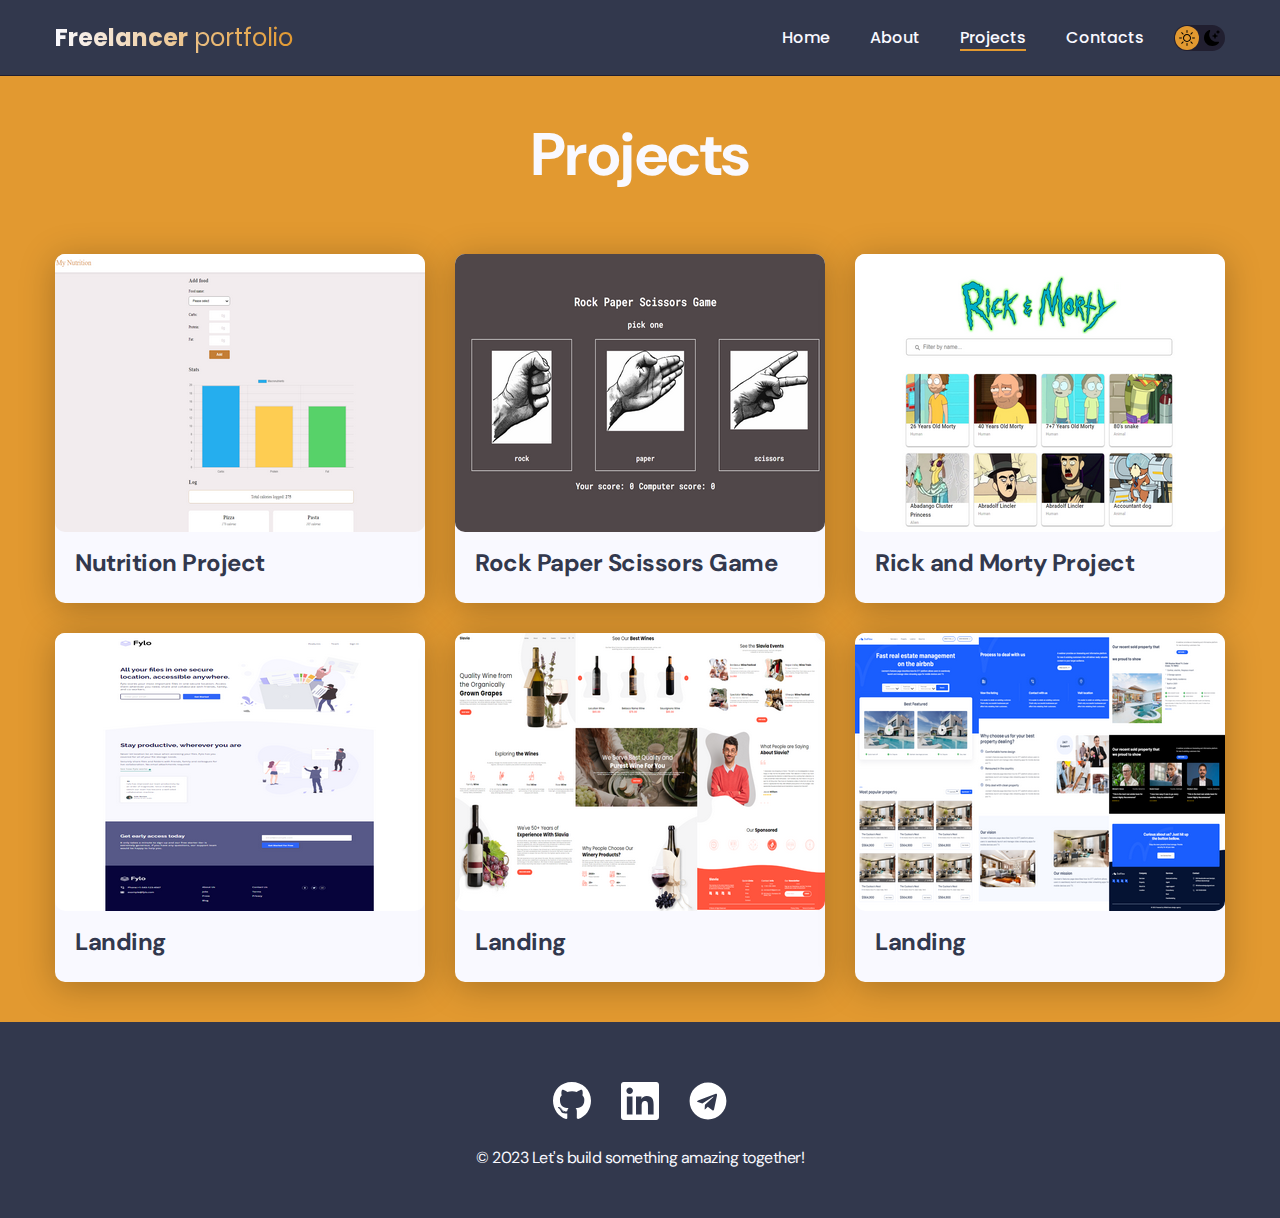
<file: projects.html>
<!DOCTYPE html>
<html lang="en">
<head>
    <meta charset="UTF-8">
    <meta http-equiv="X-UA-Compatible" content="IE=edge">
    <link rel="icon" type="image/svg+xml" href="./img/icons/icon.svg">
    <meta name="viewport" content="width=device-width, initial-scale=1.0">
    <title>Freelancer portfolio</title>
    <link rel="stylesheet" href="./css/main.css">
    <script src="./js/main.js" defer></script>
</head>
<body>
    <nav class="nav">
        <div class="container">
            <div class="nav-row">
                <a href="./index.html" class="logo"><strong>Freelancer</strong> portfolio</a>

                <button class="dark-mode-btn">
                    <img src="./img/icons/sun.svg" alt="Light mode" class="dark-mode-btn__icon">
                    <img src="./img/icons/moon.svg" alt="Dark mode" class="dark-mode-btn__icon">
                </button>

                <ul class="nav-list">
                    <li class="nav-list__item"><a href="./index.html" class="nav-list__link ">Home</a></li>
                    <li class="nav-list__item"><a href="./about.html" class="nav-list__link ">About</a></li>
                    <li class="nav-list__item"><a href="./projects.html" class="nav-list__link nav-list__link--active">Projects</a></li>
                    <li class="nav-list__item"><a href="./contacts.html" class="nav-list__link">Contacts</a></li>
                </ul>
            </div>
        </div>
    </nav>

 <main class="section">
        <div class="container">
            <h2 class="title-1">Projects</h2>
            <ul class="projects">
                <li class="project">
                    <a href="./project-nutrition.html">
                        <img src="./img/projects/01.png" alt="Nutrition project image" class="project__img">
                        <h3 class="project__title">Nutrition Project</h3>
                    </a>
                </li>
                <li class="project">
                    <a href="./project-rock.html">
                        <img src="./img/projects/02.png" alt="Rock Paper Scissors Game Project image" class="project__img">
                        <h3 class="project__title">Rock Paper Scissors Game</h3>
                    </a>
                </li>
                <li class="project">
                    <a href="./project-rick_morty.html">
                        <img src="./img/projects/03.png" alt="Rick and Morty Project image" class="project__img">
                        <h3 class="project__title">Rick and Morty Project</h3>
                    </a>
                </li>

                <li class="project">
                    <a href="./project-fylo.html">
                    <img src="./img/projects/04.png" alt="Fylo Landing Project image" class="project__img">
                    <h3 class="project__title">Landing</h3>
                </a>
                </li>
                <li class="project">
                    <a href="./project-wine.html">
                    <img src="./img/projects/05.png" alt="Wine Landing Project image" class="project__img">
                    <h3 class="project__title">Landing</h3>
                </a>
                </li>
                <li class="project">
                    <a href="./project-real_estate.html">
                    <img src="./img/projects/06.png" alt="Real Estate Landing Project image" class="project__img">
                    <h3 class="project__title">Landing</h3>
                </a>
                </li>

            </ul>
        </div>
    </main>

    <footer class="footer">
        <div class="container">
            <div class="footer__wrapper">
                <ul class="social">
                    <li class="social__item"><a href="https://github.com/Amber2703" target="_blank"><img src="./img/icons/gitHub.svg" alt="Link"></a></li>
                    <li class="social__item"><a href="https://linkedin.com/in/roman-zolotarov-330276145" target="_blank"><img src="./img/icons/linkedIn.svg" alt="Link"></a></li>
                    <li class="social__item"><a href="https://t.me/Amber_2703" target="_blank"><img src="./img/icons/telegram.svg" alt="Link"></a></li>
                </ul>
                <div class="copyright">
                    <p>© 2023 Let's build something amazing together!</p>
                </div>
            </div>
        </div>
    </footer>

</body>
</html>
</file>
<file: css/main.css>
@import "./reset.css";
@import url("https://fonts.googleapis.com/css2?family=DM+Sans:wght@400;500;700&family=Poppins:wght@400;500;700&display=swap");

:root {
  /* Colors */
  /* --blackpure: #211F30; */
  --black: #32384d;
  --black-border: #211f30;
  --white: #f9f9ff;
  --yellow: #e29930;  

  /* Nav */
  --nav-bg: var(--black);
  --nav-border: var(--black-border);
  --nav-text: var(--white);

  /* Header */
  --header-bg: var(--black);
  --header-text: var(--white);

  /* Footer */
  --footer-bg: var(--black);
  --footer-text: var(--white);

  /* Light mode */
  --page-bg: var(--yellow);
  --text-color: var(--black);
  --accent: var(--yellow);
  --title-1: var(--white);  

  --project-card-bg: var(--white);
  --project-card-text: var(--black);
  --box-shadow: 0px 5px 35px rgba(0, 0, 0, 0.25);
}

.dark {
  /* Dark mode */
  --page-bg: #211F30;
  --text-color: var(--white);

  --title-1: var(--white);

  --project-card-bg: var(--black);
  --project-card-text: var(--yellow);
  --box-shadow: 0px 5px 35px rgba(0, 0, 0, 0.8);
}

html,
body {
  display: flex;
  flex-direction: column;
  min-height: 100vh;

  font-family: "DM Sans", sans-serif;
  letter-spacing: -0.5px;

  /* Light mode */
  background-color: var(--page-bg);
    color: var(--text-color);
}

/* General */

.container {
  margin: 0 auto;
  padding: 0 15px;
  max-width: 1200px;
}

.none {
  display: none !important;
}

.section {
  padding: 40px 0;  
}

.title-1 {
  margin-bottom: 60px;

  font-size: 60px;
  font-weight: 700;
  line-height: 1.3;
  color: var(--title-1);
  text-align: center;
}

.title-2 {
  margin-bottom: 20px;

  font-size: 40px;
  font-weight: 700;
  line-height: 1.3;
}

/* Nav */

.nav {
  padding: 20px 0;
  background-color: var(--nav-bg);
  border-bottom: 1px solid var(--nav-border);
  color: var(--nav-text);
  letter-spacing: normal;
}

.nav-row {
  display: flex;
  justify-content: flex-end;
  align-items: center;
  column-gap: 30px;
  row-gap: 20px;
  flex-wrap: wrap;
}

.logo {
  margin-right: auto;
  background: -webkit-linear-gradient(to right, #f9f9ff, #e29930);
  background: linear-gradient(to right, #f9f9ff, #e29930);
  -webkit-background-clip: text;
  background-clip: text;
  color: transparent;
  text-decoration: none;
  font-size: 24px;
  font-family: "Poppins", sans-serif;
  transition: transform 0.3s ease;
}

.logo:hover {
	transform: scale(1.1);
}

.logo strong {
  font-weight: 700;
}

.nav-list {
  display: flex;
  flex-wrap: wrap;
  row-gap: 10px;
  align-items: center;
  column-gap: 40px;
  font-size: 16px;
  font-weight: 500;
  font-family: "Poppins", sans-serif;
  transition: transform 0.3s ease;
}

.nav-list__link {
  color: var(--nav-text);
  transition: opacity 0.2s ease-in;  
}

.nav-list__link:hover {
  opacity: 0.8; 
}

.nav-list__link--active {
  position: relative;
}

.nav-list__link--active::before {
  content: "";

  position: absolute;
  left: 0;
  top: 100%;

  display: block;
  height: 2px;
  width: 100%;
  background-color: var(--accent);
}

/* Dark mode btn */

.dark-mode-btn {
  order: 9;

  position: relative;
  display: flex;
  justify-content: space-between;

  width: 51px;
  height: 26px;
  padding: 5px;

  border-radius: 50px;
  background-color: #211f30;
}

.dark-mode-btn::before {
  content: "";
  position: absolute;
  top: 1px;
  left: 1px;
  display: block;
  width: 24px;
  height: 24px;
  border-radius: 50%;
  background-color: var(--accent);
  transition: left 0.2s ease-in;
}

.dark-mode-btn--active::before {
  left: 26px;
}

.dark-mode-btn__icon {
  position: relative;
  z-index: 9;
}

/* Header */

.header {
  padding: 40px 0;
  min-height: 695px;
  display: flex;
  justify-content: center;
  align-items: center;
  background-color: var(--header-bg);
  background-image: url("./../img/header-bg.png");
  background-repeat: no-repeat;
  background-size: auto;
  background-position: center center;

  color: var(--header-text);
  text-align: center;
}

.header__wrapper {
  padding: 0 15px;
  max-width: 660px;
}

.header__title {
  margin-bottom: 20px;
  font-size: 40px;
  font-weight: 700;
  line-height: 1.4;
}

.header__title strong {
  font-size: 60px;
  font-weight: 700;
}

.header__title em {
  font-style: normal;
  color: var(--accent);
}

.header__text {
  margin-bottom: 40px;
  font-size: 18px;
  line-height: 1.333;
}

.header__text p + p {
  margin-top: 0.5em;
}

/* Btn */

.btn {
  display: inline-block;
  height: 48px;
  padding: 12px 28px;
  border-radius: 5px;
  background-color: var(--accent);
  color: var(--white);
  letter-spacing: 0.15px;
  font-size: 16px;
  font-weight: 500;
  transition: opacity 0.2s ease-in;
}

.btn:hover {
  opacity: 0.8;
}

.btn:active {
  position: relative;
  top: 1px;
}

/* Btn outline */

.btn-outline {
  display: flex;
  column-gap: 10px;
  align-items: center;
  height: 48px;
  padding: 12px 20px;
  border-radius: 5px;
  border: 4px solid #32384d;
  background-color: var(--white);
  color: #32384d;
  transition: opacity 0.2s ease-in;
}

.btn-outline:hover {
  opacity: 0.8;
}

.btn-outline:active {
  position: relative;
  top: 1px;
}

/* Projects  */

.projects {
  display: flex;
  justify-content: center;
  flex-wrap: wrap;
  column-gap: 30px;
  row-gap: 30px;
}

.project {
  max-width: 370px;
  background-color: var(--project-card-bg);
  box-shadow: var(--box-shadow);
  border-radius: 10px;
}

.project__img {
  border-radius: 10px;
}

.project__title {
  padding: 15px 20px 25px;
  font-weight: 700;
  font-size: 24px;
  line-height: 1.3;
  color: var(--project-card-text);
}

/* Project details */

.project-details {
  margin: 0 auto;
  max-width: 1200px;
  display: flex;
  flex-direction: column;
  align-items: center;
  text-align: center;
}

.arrow-back {
  width: 50px;
  margin-bottom: 30px;
}

.arrow-back:hover {
  transform: scale(1.3);
}

.project-details__cover {
  max-width: 100%;
  margin-bottom: 40px;

  box-shadow: var(--box-shadow);
  border-radius: 10px;
}

.project-details__desc {
  margin-bottom: 30px;
  font-weight: 700;
  font-size: 24px;
  line-height: 1.3;
}

/* Content list */

.content-list {
  margin: 0 auto;
  max-width: 570px;
  display: flex;
  flex-direction: column;
  align-items: center;
  row-gap: 40px;
  text-align: center;
}

.content-list a {
  color: var(--black); 
  color: var(--text-color);
  font-weight: bold;  
}


.content-list__item {
  font-size: 18px;
  font-weight: bold; 
  line-height: 1.5;
  transition: transform 0.3s ease-in-out;
}

@media (min-width: 850px) {
  .content-list__item:hover {
    transform: scale(1.4);
  }
}

.content-list__item p + p {
  margin-top: 0.5em;
}

/* Footer */

.footer {
  margin-top: auto;
  padding: 60px 0 50px;
  background-color: var(--footer-bg);
  color: var(--footer-text);
}

.footer__wrapper {
  display: flex;
  flex-direction: column;
  align-items: center;
  row-gap: 27px;
}

.social {
  display: flex;
  column-gap: 30px;
  align-items: center;
}

.copyright {
  font-size: 16px;
}

.copyright p + p {
  margin-top: 0.5em;
}

@media (max-width: 620px) {
  /* Header  */

  .header {
    min-height: unset;
  }

  .header__title {
    font-size: 30px;
  }

  .header__title strong {
    font-size: 40px;
  }

  /* Nav */

  .nav-row {
    justify-content: space-between;
  }

  .dark-mode-btn {
    order: 0;
  }

  /* General */

  .section {
    padding: 40px 0;
  }

  .title-1 {
    margin-bottom: 30px;
    font-size: 40px;
  }

  .title-2 {
    margin-bottom: 10px;
    font-size: 30px;
  }

  /* Projects */

  .project__title {
    font-size: 22px;
  }

  /* Project page */

  .project-details__desc {
    margin-bottom: 20px;
    font-size: 22px;
  }

  /* Content List */

  .content-list {
    row-gap: 20px;
  }

  .content-list__item {
    font-size: 16px;
  }

  /* Footer */

  .footer {
    padding: 40px 0 30px;
  }

  .footer__wrapper {
    row-gap: 20px;
  }

  /* Social */

  .social {
    column-gap: 20px;
  }

  .social__item {
    width: 28px;
  }
}
</file>
